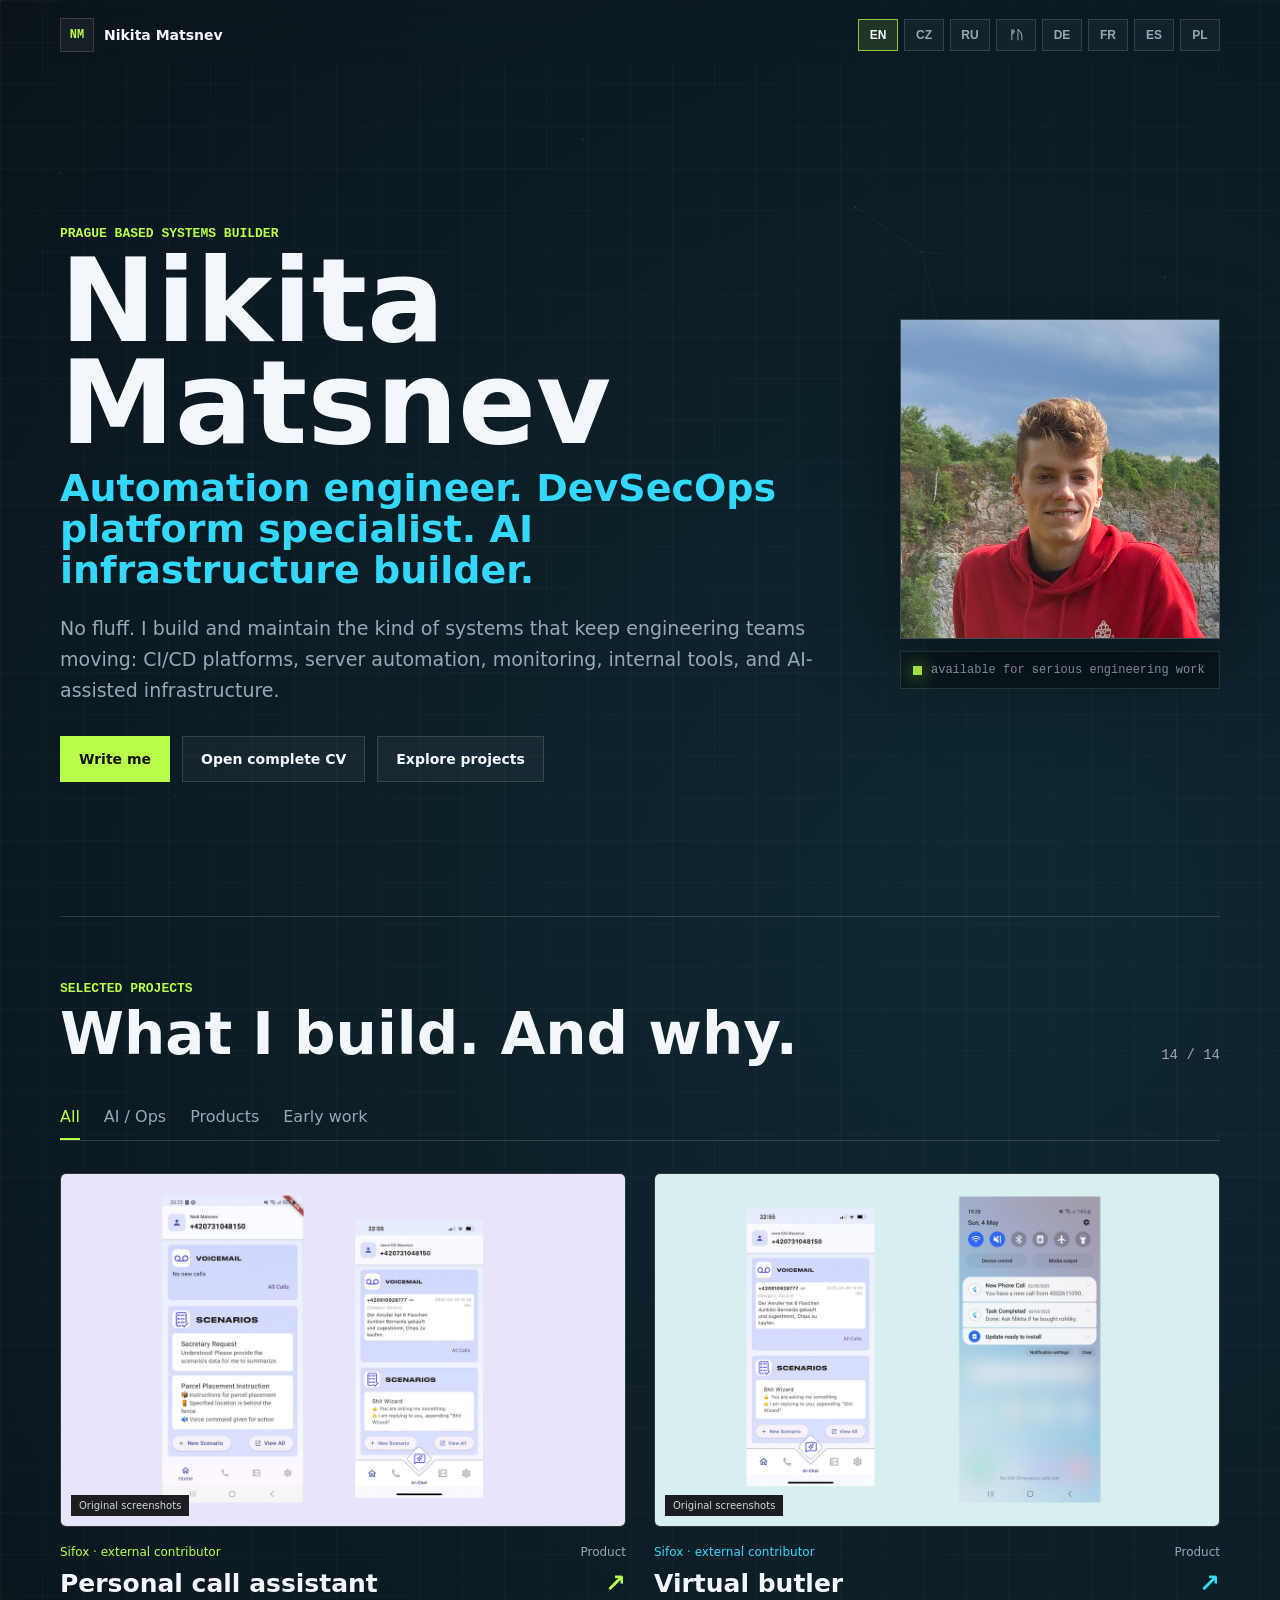
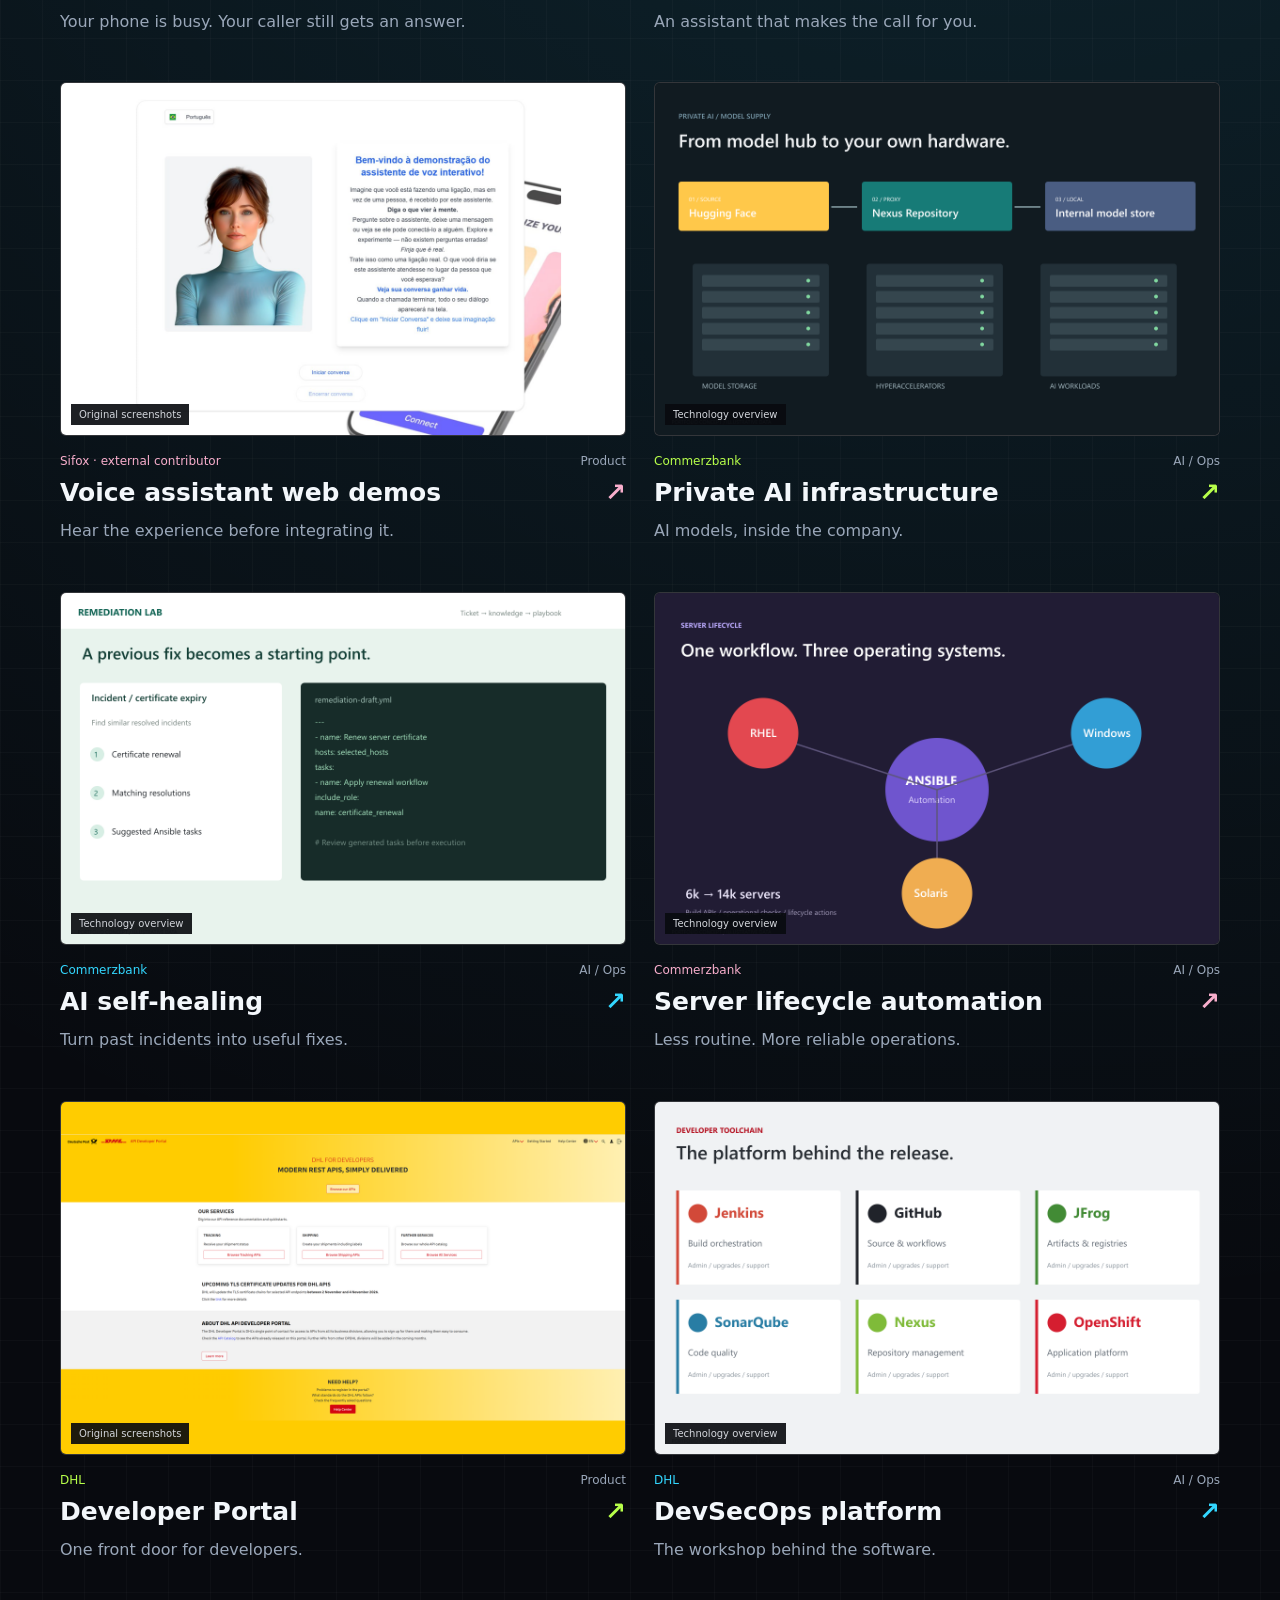
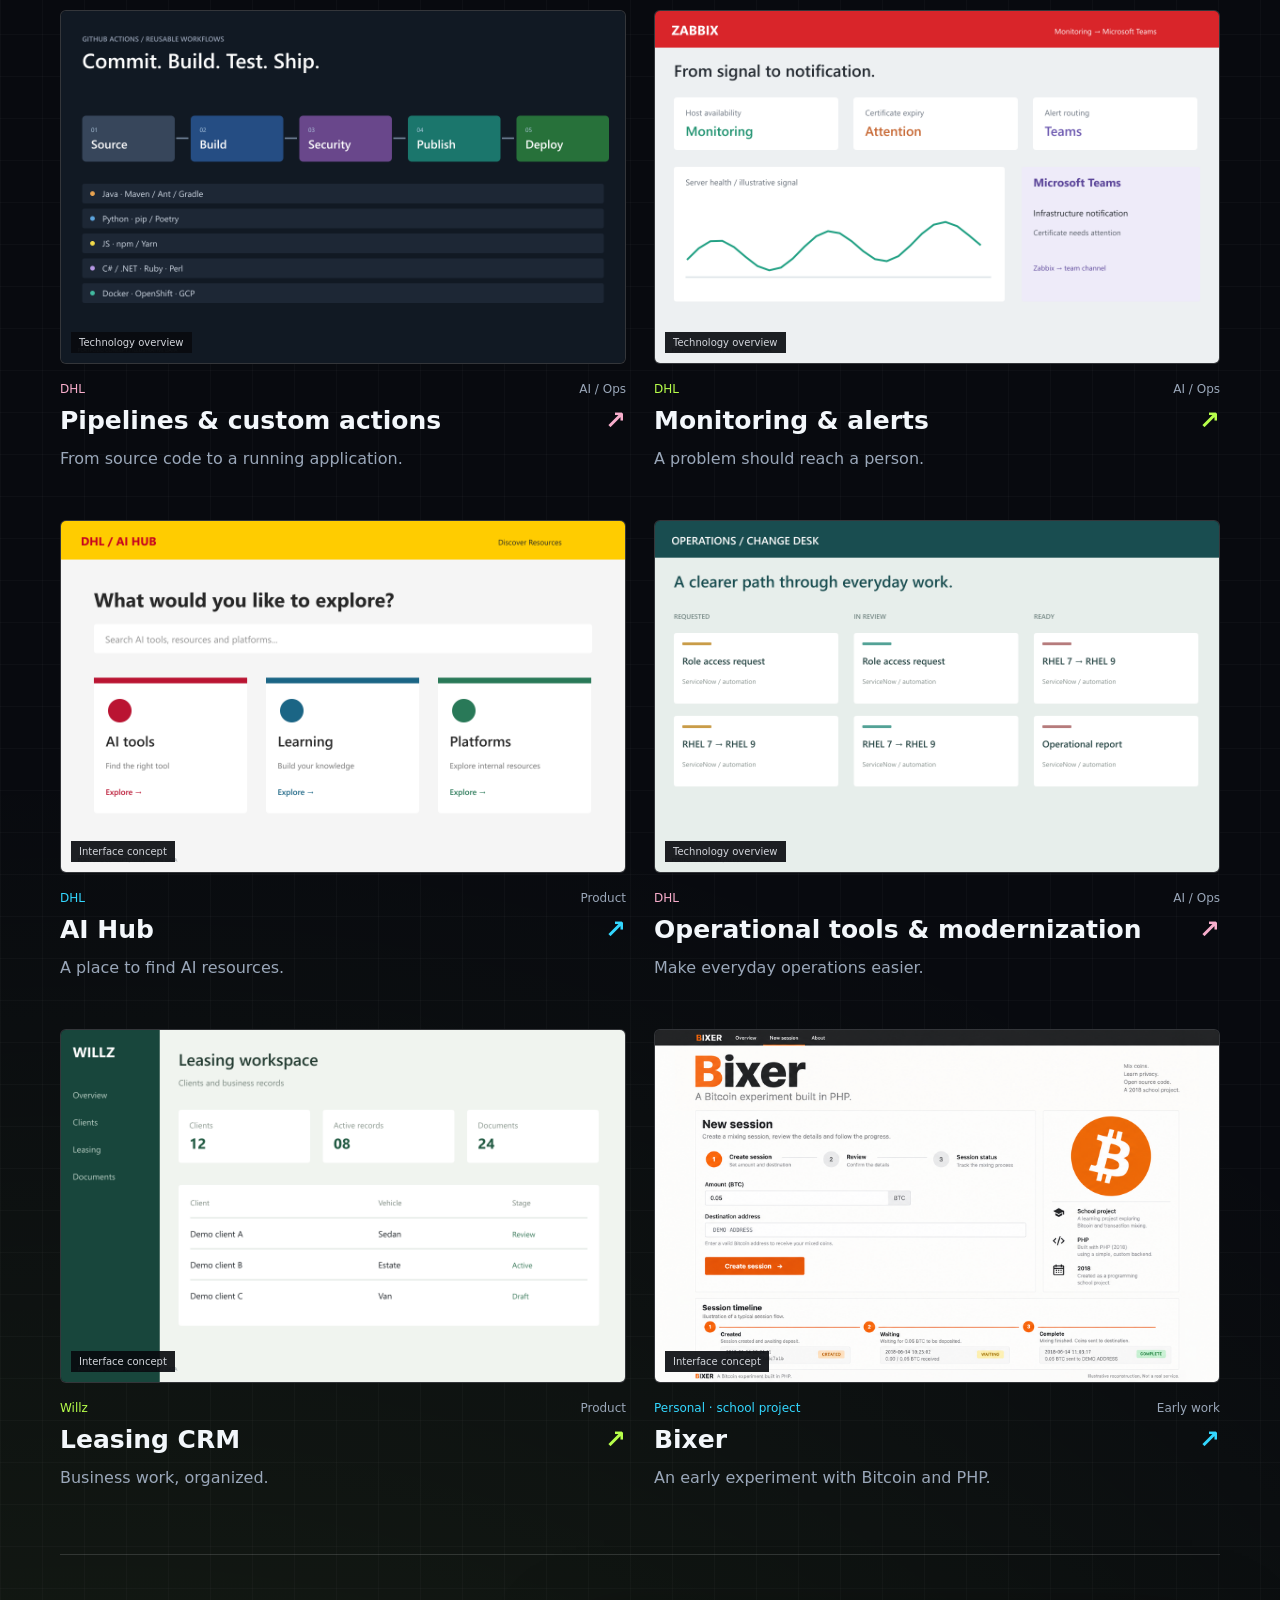
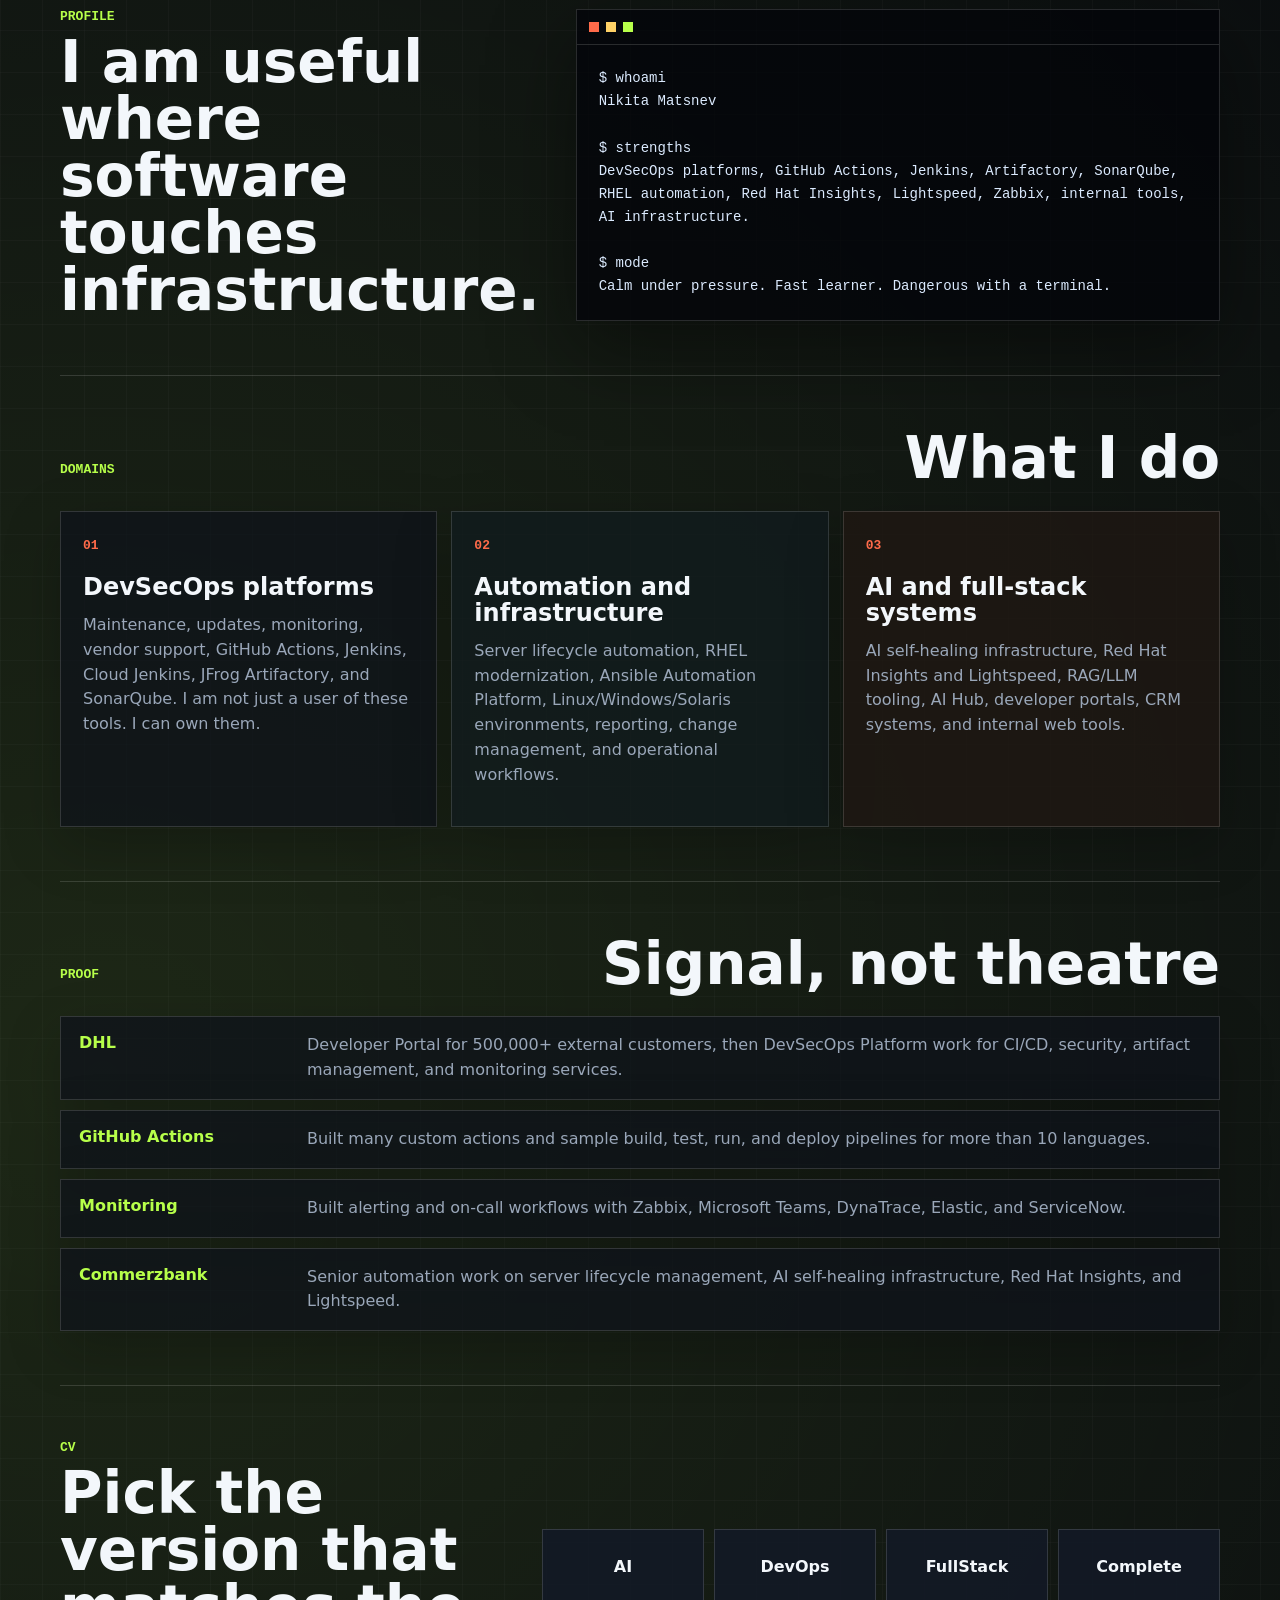
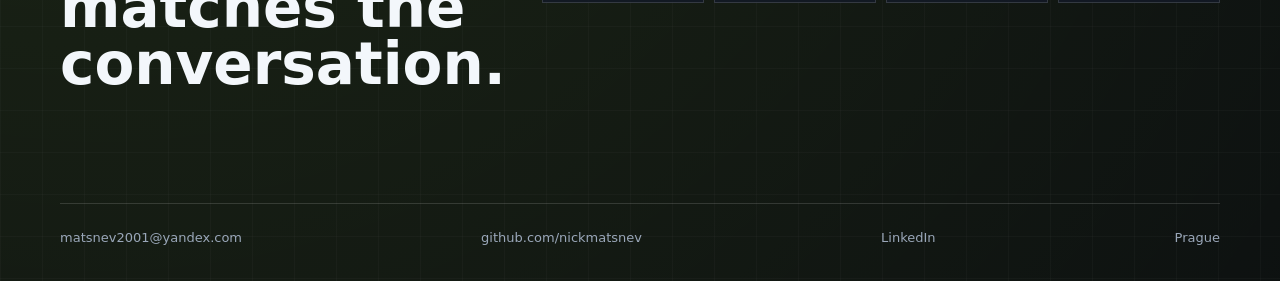
<file: index.html>
<!doctype html>
<html lang="en">
  <head>
    <meta charset="utf-8" />
    <meta name="viewport" content="width=device-width, initial-scale=1" />
    <meta
      name="description"
      content="Nikita Matsnev, automation engineer, DevSecOps platform specialist, AI infrastructure builder."
    />
    <meta name="theme-color" content="#080a0f" />
    <meta property="og:title" content="Nikita Matsnev" />
    <meta
      property="og:description"
      content="Automation, DevSecOps platforms, AI infrastructure, full-stack systems."
    />
    <meta property="og:type" content="website" />
    <meta property="og:image" content="assets/nikita_matsnev_profile.png" />
    <title>Nikita Matsnev</title>
    <link rel="icon" href="assets/nikita_matsnev_profile.png" />
    <link rel="stylesheet" href="styles.css" />
  </head>
  <body>
    <canvas id="signal-canvas" aria-hidden="true"></canvas>

    <header class="topbar" aria-label="Site header">
      <a class="brand" href="#top" aria-label="Nikita Matsnev">
        <span class="brand-mark">NM</span>
        <span>Nikita Matsnev</span>
      </a>
      <nav class="lang-switcher" aria-label="Language">
        <button class="lang is-active" type="button" data-lang="en">EN</button>
        <button class="lang" type="button" data-lang="cs">CZ</button>
        <button class="lang" type="button" data-lang="ru">RU</button>
        <button class="lang rune" type="button" data-lang="fu">ᚠᚢ</button>
        <button class="lang" type="button" data-lang="de">DE</button>
        <button class="lang" type="button" data-lang="fr">FR</button>
        <button class="lang" type="button" data-lang="es">ES</button>
        <button class="lang" type="button" data-lang="pl">PL</button>
      </nav>
    </header>

    <main id="top" class="shell">
      <section class="hero" aria-labelledby="hero-title">
        <div class="hero-copy">
          <p class="eyebrow" data-i18n="eyebrow"></p>
          <h1 id="hero-title" data-i18n="name"></h1>
          <p class="role" data-i18n="role"></p>
          <p class="lead" data-i18n="lead"></p>

          <div class="actions" aria-label="Primary links">
            <a class="button primary" href="mailto:matsnev2001@yandex.com" data-i18n="emailCta"></a>
            <a class="button" href="assets/cv/nikita_matsnev_complete.pdf" data-i18n="cvCta"></a>
          </div>
        </div>

        <aside class="identity" aria-label="Profile">
          <img
            class="portrait"
            src="assets/nikita_matsnev_profile.png"
            alt="Nikita Matsnev"
            width="600"
            height="600"
          />
          <div class="status-line">
            <span class="pulse"></span>
            <span data-i18n="status"></span>
          </div>
        </aside>
      </section>

      <section class="projects-section" id="projects" aria-labelledby="projects-title">
        <div class="section-head"><div><p class="section-kicker" id="projects-kicker">Selected work</p><h2 id="projects-title">Systems. Products. Stories.</h2></div><span class="project-count" id="project-count"></span></div>
        <div class="project-filters" id="project-filters" aria-label="Project categories"></div>
        <div class="project-grid" id="project-grid"></div>
      </section>
      <section class="split" aria-labelledby="system-title">
        <div>
          <p class="section-kicker" data-i18n="systemKicker"></p>
          <h2 id="system-title" data-i18n="systemTitle"></h2>
        </div>
        <div class="terminal" aria-label="Profile summary">
          <div class="terminal-bar">
            <span></span>
            <span></span>
            <span></span>
          </div>
          <pre id="terminal-text"></pre>
        </div>
      </section>

      <section class="grid-section" aria-labelledby="focus-title">
        <div class="section-head">
          <p class="section-kicker" data-i18n="focusKicker"></p>
          <h2 id="focus-title" data-i18n="focusTitle"></h2>
        </div>
        <div class="focus-grid" id="focus-grid"></div>
      </section>

      <section class="proof" aria-labelledby="proof-title">
        <div class="section-head">
          <p class="section-kicker" data-i18n="proofKicker"></p>
          <h2 id="proof-title" data-i18n="proofTitle"></h2>
        </div>
        <div class="proof-list" id="proof-list"></div>
      </section>

      <section class="cv-strip" aria-labelledby="cv-title">
        <div>
          <p class="section-kicker" data-i18n="cvKicker"></p>
          <h2 id="cv-title" data-i18n="cvTitle"></h2>
        </div>
        <div class="cv-links">
          <a href="assets/cv/nikita_matsnev_ai.pdf">AI</a>
          <a href="assets/cv/nikita_matsnev_devops.pdf">DevOps</a>
          <a href="assets/cv/nikita_matsnev_fullstack.pdf">FullStack</a>
          <a href="assets/cv/nikita_matsnev_complete.pdf">Complete</a>
        </div>
      </section>
    </main>

    <footer class="footer">
      <a href="mailto:matsnev2001@yandex.com">matsnev2001@yandex.com</a>
      <a href="https://github.com/nickmatsnev/">github.com/nickmatsnev</a>
      <a href="https://www.linkedin.com/in/nikita-matsnev-947a41202/">LinkedIn</a>
      <span>Prague</span>
    </footer>

    <dialog id="project-dialog" aria-labelledby="project-name"><button class="dialog-close" type="button" aria-label="Close" title="Close">&#215;</button><div id="project-detail"></div></dialog>
    <script src="script.js"></script>
    <script src="projects.js"></script>
  </body>
</html>
</file>
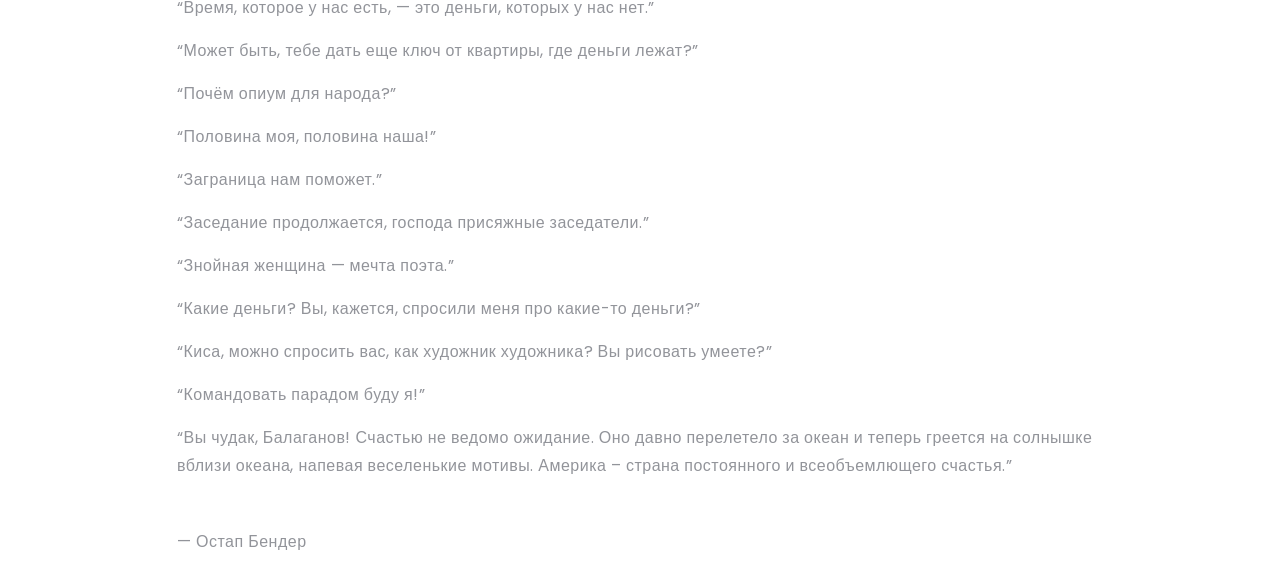
<file: lit.html>
<!doctype html>
<html lang="en">
  <head>
    <meta charset="utf-8">
    <meta name="viewport" content="width=device-width, initial-scale=1, shrink-to-fit=no">
    <title>Literature</title>
    <link rel="stylesheet" href="css/bootstrap.min.css">
    <link rel="stylesheet" href="css/aos.min.css">
    <link rel="stylesheet" href="css/hamburgers/hamburgers.min.css">
    <link rel="stylesheet" href="css/owl.carousel.min.css">
    <link rel="stylesheet" href="fonts/icomoon/style.css">
    <link rel="stylesheet" href="css/animsition.min.css">
    <link rel="stylesheet" type="text/css" href="https://cdnjs.cloudflare.com/ajax/libs/font-awesome/4.7.0/css/font-awesome.min.css">
    <link rel="stylesheet" href="https://cdnjs.cloudflare.com/ajax/libs/font-awesome/4.7.0/css/font-awesome.min.css">
    
    <link rel="shortcut icon" href="/images/os.png" type="image/x-icon" />
    <link rel="stylesheet" href="css/style.css">
  </head>
  <body>
  
  <div class="js-animsition animsition" data-animsition-in-class="fade-in" data-animsition-out-class="fade-out">

      <header class="templateux-navbar navbar-light"  data-aos="fade-down">
          <div class="container-fluid">
            <div class="row">
              <div class="col-sm-3 col-3"><div class="site-logo"><p style="color:aliceblue" >Nick Matsnev</p></div></div>
              <div class="col-sm-9 col-9 text-right">
                <button class="hamburger hamburger--spin toggle-menu ml-auto js-toggle-menu" type="button">
                  <span class="hamburger-box">
                    <span class="hamburger-inner"></span>
                  </span>
                </button>  
    
                <nav class="templateux-menu js-templateux-menu" role="navigation">
                  <ul class="list-unstyled">
                    <li><a href="index.html" style="color:aliceblue" class="animsition-link">Home</a></li>
                    <li><a href="about.html" style="color:aliceblue" class="animsition-link">About</a></li>
                    <li><a href="contact.php"  style="color:aliceblue" class="animsition-link">Contact</a></li>
                  </ul>
                </nav>  
              </div>
            </div>
          </div>
        </header>

    <!-- END templateux-navbar -->
    <section class="templateux-hero"  data-scrollax-parent="true">
      <!-- <div class="cover" data-scrollax="properties: { translateY: '30%' }"><img src="images/hero_2.jpg" /></div> -->

      <div class="container">
        <div class="row align-items-center justify-content-center intro">
          <div class="col-md-10" data-aos="fade-up">
            <h1>Отзыв о произведении "12 стульев" Ильфа и Петрова</h1>

            
            
          </div>
        </div>
      </div>
    </section>
    <!-- END templateux-hero -->
    
    
    <section class="templateux-portfolio-overlap mb-5" id="next">
      <div class="container" data-aos="fade-up">
        <div class="row justify-content-center">

          <h1>Об Ильфе и Петрове</h1>
          <div class="col-md-10">
              <div class="row mb-5">
                  <div class="col-md-6">
                    <p><strong>Ильф</strong> </br></p>
                    <p>Илья́ Арно́льдович Ильф (при рождении Иехи́ел-Лейб Арьевич Фа́йнзильберг; 3 (15) октября 1897, Одесса — 13 апреля 1937, Москва) — русский писатель, драматург и сценарист, фотограф, журналист.

                        Значительная часть художественной прозы была написана Ильфом в соавторстве Евгением Петровым, в том числе романы «Двенадцать стульев» и «Золотой телёнок», книга «Одноэтажная Америка», ряд киносценариев, повести, очерки, водевили. Произведения Ильфа и Петрова были переведены на десятки языков мира, выдержали большое количество переизданий, неоднократно экранизировались и инсценировались.</p>
                  </div>
                  <div class="col-md-6">
                      <p><strong>Петров</strong> </br></p>
                    <p>Евге́ний Петро́в (настоящее имя — Евгений Петрович Катаев; 30 ноября [13 декабря] 1902, Одесса — 2 июля 1942, Ростовская область) — русский писатель, сценарист и драматург, журналист, военный корреспондент. Соавтор Ильи Ильфа, вместе с которым написал романы «Двенадцать стульев», «Золотой телёнок», книгу «Одноэтажная Америка», ряд киносценариев, повести, очерки, водевили.

                        Брат писателя Валентина Катаева. Отец кинооператора Петра Катаева и композитора Ильи Катаева.</p>
                  </div> 
                  <div class="col-md-6">
                      <img src="images/ilf.jpg" alt="Image placeholder">
                    </div>
                    <div class="col-md-6">
                        <img src="images/petrov.jpg" alt="Image placeholder">
                      </div>
                </div>

            <div class="row templateux-section">
              <div class="col-md-12 clearfix mb-5">
                <h2>Главные герои</h2>
              </div>
              <div class="col-md-6 col-lg-4 mb-4">
                <div class="block-38 ">
                  <div class="block-38-img">
                      <img src="images/person_1.jpg" alt="Image placeholder">
                    <div class="block-38-header">
                      <h3 class="block-38-heading">Остап Бендер</h3>
                      <p class="block-38-subheading">Авантюрист, сын турецко-поданного</p>
                    </div>
                    <div class="block-38-body">
                      <p>Судя по всем описаниям, Остап — довольно привлекательный молодой мужчина с интересной внешностью. Он высокий, атлетического телосложения, кожа смугловатого оттенка, глаза голубые (реже — карие или серые), волосы иссиня-чёрные. Несмотря на бедность и незнатное происхождение, Остап весьма умён, сообразителен, смекалист. Обаятелен, нравится женщинам разных возрастов. Обладает прекрасными актёрскими способностями, отменно врёт. Неприхотлив в еде и в жилье — скорее всего, из-за молодости.  </p>
                    </div>
                  </div>
                </div>
              </div>
              <div class="col-md-6 col-lg-4 mb-4">
                <div class="block-38 ">
                  <div class="block-38-img">
                      <img src="images/person_2.jpg" alt="Image placeholder">
                    <div class="block-38-header">
                      <h3 class="block-38-heading">Киса Воробьянинов</h3>
                      <p class="block-38-subheading">Бывший уездный предводитель уездного дворянства</p>
                    </div>
                    <div class="block-38-body">
                      <p>Полное имя героя – Ипполит Матвеевич Воробьянинов. На момент начала повествования ему было 52 года. Совсем непривычный для себя образ жизни бывший предводитель дворянства начал вести после знакомства с авантюристом Остапом Бендером. Киса Воробьянинов получил от него профсоюзную книжку, где значилось: «член союза совторгслужащих». Отныне Воробьянинов представляется Конрадом Михельсоном. По поддельным документам ему 48 лет, он холост, является членом союза с 1921 года.</p>
                    </div>
                  </div>
                </div>
              </div>
              <div class="col-md-6 col-lg-4 mb-4">
                <div class="block-38 ">
                  <div class="block-38-img">
                      <img src="images/person_3.jpg"  alt="Image placeholder">
                    <div class="block-38-header">
                      <h3 class="block-38-heading">Отец Федор</h3>
                      <p class="block-38-subheading">Священник, предприниматель</p>
                    </div>
                    <div class="block-38-body">
                      <p>Претендент на спрятанные сокровища — «конкурирующая организация». Желание обрести сокровища заставляет героя странствовать по городам и противостоять проискам конкурентов. Довольно быстро его поиски уходят по ложному следу, и его линия отделяется от линии главных персонажей. После долгого пребывания на скалах сходит с ума. В первоначальной, полной версии романа «Двенадцать стульев» (1928) приведены подробности из прошлой жизни отца Фёдора и его предпринимательской деятельности, не вошедшие в окончательную редакцию.</p>
                    </div>
                  </div>
                </div>
              </div>
            </div>
          </div>
            <div class="row">
              <div class="col-md-12">
            <p class="mb-5">Роман состоит из трёх частей. В первой, озаглавленной «Старгородский лев», служащий загса уездного города N Ипполит Матвеевич Воробьянинов узнаёт от умирающей тёщи о бриллиантах, спрятанных в одном из стульев гамбсовского гостиного гарнитура. Поиски сокровищ приводят героя в Старгород, где Воробьянинов знакомится с «великим комбинатором» Остапом Бендером, охотно соглашающимся принять участие в «концессии». Туда же направляется их конкурент — священник церкви Фрола и Лавра отец Фёдор Востриков, получивший информацию о драгоценностях во время исповеди мадам Петуховой. 

                Во второй части, названной «В Москве», искатели приключений перемещаются в советскую столицу. Во время аукциона, состоявшегося в музее мебели, выясняется, что накануне Ипполит Матвеевич потратил деньги, предназначенные на приобретение десяти предметов орехового гарнитура. Теперь внимание компаньонов сосредоточено на новых владельцах стульев — инженере Щукине, остроумце Изнуренкове, сотрудниках газеты «Станок», служащих театра Колумба. 
                
                В третьей части («Сокровище мадам Петуховой») Бендер и Воробьянинов отправляются с театром Колумба на тиражном пароходе в рейс по Волге. Погоня за сокровищами сопряжена с трудностями: героев выгоняют с парохода «Скрябин»; они навлекают на себя гнев шахматистов из города Васюки; Ипполит Матвеевич просит милостыню в Пятигорске. Тем временем отец Фёдор движется другим маршрутом; точкой пересечения конкурентов становится Дарьяльское ущелье. </p>
              </div>
            </div>
          </div>
          
        </div>
      </div>
    </section>

    <section class="testimony">
      <div class="container">
        <div class="row justify-content-center">
          <div class="col-md-10">
            <blockquote class="mb-5">
              <p>&ldquo;Время, которое у нас есть, — это деньги, которых у нас нет.&rdquo;</p>
              <p>&ldquo;Может быть, тебе дать еще ключ от квартиры, где деньги лежат?&rdquo;</p>
              <p>&ldquo;Почём опиум для народа?&rdquo;</p>
              <p>&ldquo;Половина моя, половина наша!&rdquo;</p>
              <p>&ldquo;Заграница нам поможет.&rdquo;</p>
              <p>&ldquo;Заседание продолжается, господа присяжные заседатели.&rdquo;</p>
              <p>&ldquo;Знойная женщина — мечта поэта.&rdquo;</p>
              <p>&ldquo;Какие деньги? Вы, кажется, спросили меня про какие-то деньги?&rdquo;</p>
              <p>&ldquo;Киса, можно спросить вас, как художник художника? Вы рисовать умеете?&rdquo;</p>
              <p>&ldquo;Командовать парадом буду я!&rdquo;</p>
              <p>&ldquo;Вы чудак, Балаганов! Счастью не ведомо ожидание. Оно давно перелетело за океан и теперь греется на солнышке вблизи океана, напевая веселенькие мотивы. Америка – страна постоянного и всеобъемлющего счастья.&rdquo;</p>
            </blockquote>
            <p class="author">&mdash; <span>Остап Бендер</span></p>
          </div>
        </div>
      </div>
    </section>

  </div>

  
  <script src="js/scripts-all.js"></script>
  <script src="js/main.js"></script>
  
  </body>
</html>
</file>
<file: styles.css>
:root {
  color-scheme: dark;
  --bg: #080a0f;
  --ink: #f3f7fb;
  --muted: #9aa7b9;
  --line: rgba(255, 255, 255, 0.14);
  --panel: rgba(14, 18, 27, 0.72);
  --panel-strong: rgba(19, 26, 38, 0.88);
  --cyan: #33d7ff;
  --green: #b7ff4a;
  --coral: #ff6b4a;
  --gold: #ffd166;
  --shadow: 0 28px 80px rgba(0, 0, 0, 0.42);
}

.projects-section { padding: 64px 0; border-top: 1px solid var(--line); scroll-margin-top: 100px; }
.project-count { color: var(--muted); font: 14px Consolas, monospace; }
.project-filters { display:flex; flex-wrap:wrap; gap:24px; margin:32px 0; border-bottom:1px solid var(--line); }
.project-filters button { padding:12px 0; border:0; border-bottom:2px solid transparent; background:none; color:var(--muted); font:inherit; cursor:pointer; }
.project-filters button[aria-pressed="true"] { color:var(--green); border-color:var(--green); }
.project-grid { display:grid; grid-template-columns:repeat(2,minmax(0,1fr)); gap:48px 28px; }
.project-tile { min-width:0; display:block; }
.project-image { aspect-ratio:8/5; overflow:hidden; position:relative; border:1px solid var(--line); border-radius:6px; background:#13151a; }
.project-image img { display:block; width:100%; height:100%; object-fit:cover; transition:transform .35s; }
.project-tile:hover img { transform:scale(1.025); }
.project-image > span { position:absolute; bottom:10px; left:10px; padding:5px 8px; background:#080a0fe8; color:#d3d6dc; font-size:10px; }
.project-meta { display:flex; justify-content:space-between; gap:10px; margin:18px 0 10px; color:var(--tile-accent); font-size:12px; }
.project-meta span { color:var(--muted); }
.project-tile h3 { font-size:25px; margin:0 0 10px; line-height:1.2; overflow-wrap:anywhere; }
.project-tile h3 span { float:right; color:var(--tile-accent); }
.project-tile p { font-size:16px; line-height:1.6; color:var(--muted); margin:0; }
#project-dialog { width:min(980px,calc(100% - 28px)); max-height:90vh; padding:0; background:#101215; color:var(--ink); border:1px solid #44484e; border-radius:8px; }
#project-dialog::backdrop { background:#030405d9; backdrop-filter:blur(10px); }
body:has(dialog[open]) { overflow:hidden; }
.dialog-close { position:sticky; float:right; top:12px; margin:12px 12px -54px 0; z-index:2; width:42px; height:42px; border:1px solid #62666b; border-radius:50%; background:#151719; color:white; cursor:pointer; font-size:28px; }
.detail-intro { padding:55px 48px 24px; }
.detail-intro h2 { font-size:40px; line-height:1.15; padding-right:20px; }
.detail-lead { font-size:21px; color:var(--muted); line-height:1.5; margin:20px 0 0; }
.detail-image { width:100%; height:auto; display:block; }
.case-figure { margin:0; min-width:0; background:#f4f5f7; }
.case-figure figcaption { padding:12px 20px; font-size:12px; line-height:1.5; color:#606873; background:#f4f5f7; }
.case-gallery { display:grid; gap:20px; padding:20px; background:#e9edf2; }
.case-gallery.mobile-screens { grid-template-columns:repeat(3,minmax(0,1fr)); align-items:start; }
.case-gallery.mobile-screens .detail-image { width:100%; height:auto; }
.case-figure a { display:block; cursor:zoom-in; }
@media(max-width:600px) { .case-gallery.mobile-screens { grid-template-columns:1fr; } .case-gallery.mobile-screens .case-figure { width:min(100%,340px); margin-inline:auto; } }
.image-note { color:var(--muted); font-size:12px; line-height:1.5; padding:12px 48px; margin:0; }
.detail-story { padding:10px 48px 48px; }
.detail-story section { padding:22px 0; border-bottom:1px solid var(--line); }
.detail-story h3 { font-size:17px; margin:0 0 12px; color:var(--green); }
.detail-story p { margin:0; color:#c7cdd3; line-height:1.8; font-size:17px; }
.tech-list { display:flex; flex-wrap:wrap; gap:10px 20px; color:#c7cdd3; font:13px Consolas,monospace; }
a:focus-visible,button:focus-visible { outline:2px solid var(--cyan); outline-offset:5px; }
@media(min-width:881px) { .hero { min-height:680px; } h1 { font-size:100px; } .role { font-size:30px; } h2 { font-size:46px; } }
@media(max-width:880px) { h2 { font-size:34px; } h1 { font-size:64px; } .role { font-size:26px; } }
@media(max-width:600px) { .project-grid { grid-template-columns:1fr; gap:36px; } .detail-intro { padding:55px 22px 24px; } .detail-intro h2 { font-size:30px; } .detail-story { padding:0 22px 28px; } .image-note { padding:12px 22px; } .project-filters { gap:18px; font-size:13px; } }
@media(prefers-reduced-motion:reduce) { html { scroll-behavior:auto; } .project-image img { transition:none; } #signal-canvas { display:none; } }

* {
  box-sizing: border-box;
}

html {
  scroll-behavior: smooth;
}

body {
  min-height: 100vh;
  margin: 0;
  background:
    linear-gradient(rgba(255, 255, 255, 0.025) 1px, transparent 1px),
    linear-gradient(90deg, rgba(255, 255, 255, 0.025) 1px, transparent 1px),
    radial-gradient(circle at 78% 14%, rgba(51, 215, 255, 0.15), transparent 34%),
    radial-gradient(circle at 8% 88%, rgba(183, 255, 74, 0.12), transparent 32%),
    var(--bg);
  background-size: 42px 42px, 42px 42px, auto, auto, auto;
  color: var(--ink);
  font-family:
    Inter, ui-sans-serif, system-ui, -apple-system, BlinkMacSystemFont, "Segoe UI",
    sans-serif;
  letter-spacing: 0;
  overflow-x: hidden;
}

a {
  color: inherit;
  text-decoration: none;
}

#signal-canvas {
  position: fixed;
  inset: 0;
  z-index: -1;
  opacity: 0.72;
}

.topbar,
.shell,
.footer {
  width: min(1160px, calc(100% - 32px));
  margin-inline: auto;
}

.topbar {
  position: sticky;
  top: 0;
  z-index: 10;
  display: flex;
  align-items: center;
  justify-content: space-between;
  gap: 20px;
  padding: 18px 0 12px;
  backdrop-filter: blur(18px);
}

.brand {
  display: inline-flex;
  align-items: center;
  gap: 10px;
  color: var(--ink);
  font-size: 14px;
  font-weight: 800;
}

.brand-mark {
  display: grid;
  width: 34px;
  height: 34px;
  place-items: center;
  border: 1px solid var(--line);
  background: rgba(255, 255, 255, 0.05);
  color: var(--green);
  font-family: ui-monospace, SFMono-Regular, Consolas, monospace;
  font-size: 12px;
}

.lang-switcher {
  display: flex;
  flex-wrap: wrap;
  justify-content: flex-end;
  gap: 6px;
}

.lang {
  min-width: 40px;
  height: 32px;
  border: 1px solid var(--line);
  border-radius: 0;
  background: rgba(255, 255, 255, 0.035);
  color: var(--muted);
  cursor: pointer;
  font-size: 12px;
  font-weight: 800;
}

.lang:hover,
.lang.is-active {
  border-color: rgba(183, 255, 74, 0.72);
  background: rgba(183, 255, 74, 0.12);
  color: var(--ink);
}

.rune {
  font-family: "Segoe UI Historic", "Noto Sans Runic", serif;
}

.shell {
  padding: 74px 0 56px;
}

.hero {
  display: grid;
  grid-template-columns: minmax(0, 1fr) 330px;
  gap: 54px;
  align-items: center;
  min-height: calc(100vh - 122px);
  padding-bottom: 46px;
}

.eyebrow,
.section-kicker {
  margin: 0 0 10px;
  color: var(--green);
  font-family: ui-monospace, SFMono-Regular, Consolas, monospace;
  font-size: 13px;
  font-weight: 800;
  text-transform: uppercase;
}

h1,
h2,
p {
  margin-top: 0;
}

h1 {
  max-width: 820px;
  margin-bottom: 14px;
  font-size: clamp(56px, 9vw, 122px);
  line-height: 0.88;
  font-weight: 900;
  letter-spacing: 0;
}

.role {
  max-width: 760px;
  margin-bottom: 22px;
  color: var(--cyan);
  font-size: clamp(22px, 3vw, 38px);
  line-height: 1.08;
  font-weight: 850;
}

.lead {
  max-width: 790px;
  color: var(--muted);
  font-size: 19px;
  line-height: 1.62;
}

.actions {
  display: flex;
  flex-wrap: wrap;
  gap: 12px;
  margin-top: 30px;
}

.button {
  display: inline-flex;
  align-items: center;
  justify-content: center;
  min-height: 46px;
  padding: 0 18px;
  border: 1px solid var(--line);
  background: rgba(255, 255, 255, 0.045);
  color: var(--ink);
  font-size: 14px;
  font-weight: 850;
}

.button:hover {
  border-color: var(--cyan);
  color: var(--cyan);
}

.button.primary {
  border-color: rgba(183, 255, 74, 0.78);
  background: var(--green);
  color: #11170c;
}

.identity {
  justify-self: end;
  width: min(100%, 320px);
}

.portrait {
  display: block;
  width: 100%;
  height: auto;
  aspect-ratio: 1;
  object-fit: cover;
  border: 1px solid rgba(255, 255, 255, 0.2);
  box-shadow: var(--shadow);
  filter: saturate(1.05) contrast(1.04);
}

.status-line {
  display: flex;
  align-items: center;
  gap: 9px;
  margin-top: 12px;
  padding: 11px 12px;
  border: 1px solid var(--line);
  background: rgba(0, 0, 0, 0.34);
  color: var(--muted);
  font-family: ui-monospace, SFMono-Regular, Consolas, monospace;
  font-size: 12px;
}

.pulse {
  width: 9px;
  height: 9px;
  background: var(--green);
  box-shadow: 0 0 18px rgba(183, 255, 74, 0.9);
}

.split {
  display: grid;
  grid-template-columns: 0.82fr 1.18fr;
  gap: 36px;
  align-items: start;
  padding: 54px 0;
  border-top: 1px solid var(--line);
}

h2 {
  margin-bottom: 0;
  font-size: clamp(32px, 5vw, 58px);
  line-height: 0.98;
  font-weight: 900;
}

.terminal {
  border: 1px solid var(--line);
  background: rgba(3, 5, 10, 0.78);
  box-shadow: var(--shadow);
}

.terminal-bar {
  display: flex;
  gap: 7px;
  padding: 12px;
  border-bottom: 1px solid var(--line);
}

.terminal-bar span {
  width: 10px;
  height: 10px;
  background: var(--coral);
}

.terminal-bar span:nth-child(2) {
  background: var(--gold);
}

.terminal-bar span:nth-child(3) {
  background: var(--green);
}

pre {
  min-height: 220px;
  margin: 0;
  padding: 22px;
  white-space: pre-wrap;
  color: #dbeafe;
  font-family: ui-monospace, SFMono-Regular, Consolas, monospace;
  font-size: 14px;
  line-height: 1.65;
}

.grid-section,
.proof,
.cv-strip {
  padding: 54px 0;
  border-top: 1px solid var(--line);
}

.section-head {
  display: flex;
  align-items: end;
  justify-content: space-between;
  gap: 28px;
  margin-bottom: 24px;
}

.focus-grid {
  display: grid;
  grid-template-columns: repeat(3, minmax(0, 1fr));
  gap: 14px;
}

.focus-item,
.proof-item {
  border: 1px solid var(--line);
  background: var(--panel);
  box-shadow: 0 18px 54px rgba(0, 0, 0, 0.22);
}

.focus-item {
  min-height: 220px;
  padding: 22px;
}

.focus-item:nth-child(2) {
  background: rgba(17, 28, 30, 0.78);
}

.focus-item:nth-child(3) {
  background: rgba(31, 24, 19, 0.78);
}

.index {
  color: var(--coral);
  font-family: ui-monospace, SFMono-Regular, Consolas, monospace;
  font-size: 13px;
  font-weight: 900;
}

.focus-item h3 {
  margin: 22px 0 12px;
  font-size: 24px;
  line-height: 1.08;
}

.focus-item p,
.proof-item p {
  color: var(--muted);
  line-height: 1.55;
}

.proof-list {
  display: grid;
  gap: 10px;
}

.proof-item {
  display: grid;
  grid-template-columns: 210px minmax(0, 1fr);
  gap: 18px;
  padding: 16px 18px;
}

.proof-item strong {
  color: var(--green);
}

.proof-item p {
  margin-bottom: 0;
}

.cv-strip {
  display: grid;
  grid-template-columns: minmax(0, 0.8fr) minmax(0, 1.2fr);
  gap: 30px;
  align-items: center;
}

.cv-links {
  display: grid;
  grid-template-columns: repeat(4, minmax(0, 1fr));
  gap: 10px;
}

.cv-links a {
  display: flex;
  min-height: 74px;
  align-items: center;
  justify-content: center;
  border: 1px solid var(--line);
  background: var(--panel-strong);
  color: var(--ink);
  font-weight: 900;
}

.cv-links a:hover {
  border-color: var(--green);
  color: var(--green);
}

.footer {
  display: flex;
  flex-wrap: wrap;
  gap: 16px;
  justify-content: space-between;
  padding: 26px 0 36px;
  border-top: 1px solid var(--line);
  color: var(--muted);
  font-size: 13px;
}

.footer a:hover {
  color: var(--cyan);
}

@media (max-width: 880px) {
  .topbar {
    align-items: flex-start;
    flex-direction: column;
  }

  .lang-switcher {
    justify-content: flex-start;
  }

  .shell {
    padding-top: 36px;
  }

  .hero,
  .split,
  .cv-strip {
    grid-template-columns: 1fr;
  }

  .hero {
    gap: 30px;
    min-height: auto;
  }

  .identity {
    justify-self: start;
    width: min(72vw, 300px);
  }

  .focus-grid,
  .cv-links {
    grid-template-columns: 1fr;
  }

  .section-head {
    align-items: flex-start;
    flex-direction: column;
    gap: 8px;
  }

  .proof-item {
    grid-template-columns: 1fr;
    gap: 4px;
  }
}

@media (max-width: 520px) {
  .topbar,
  .shell,
  .footer {
    width: min(100% - 22px, 1160px);
  }

  h1 {
    font-size: 52px;
  }

  .role {
    font-size: 22px;
  }

  .lead {
    font-size: 16px;
  }

  .button {
    width: 100%;
  }
}
</file>
<file: fonts/icomoon/style.css>
@font-face {
  font-family: 'icomoon';
  src:  url('fonts/icomoon.eot?f194zt');
  src:  url('fonts/icomoon.eot?f194zt#iefix') format('embedded-opentype'),
    url('fonts/icomoon.ttf?f194zt') format('truetype'),
    url('fonts/icomoon.woff?f194zt') format('woff'),
    url('fonts/icomoon.svg?f194zt#icomoon') format('svg');
  font-weight: normal;
  font-style: normal;
}

[class^="icon-"], [class*=" icon-"] {
  /* use !important to prevent issues with browser extensions that change fonts */
  font-family: 'icomoon' !important;
  speak: none;
  font-style: normal;
  font-weight: normal;
  font-variant: normal;
  text-transform: none;
  line-height: 1;

  /* Better Font Rendering =========== */
  -webkit-font-smoothing: antialiased;
  -moz-osx-font-smoothing: grayscale;
}

.icon-anchor:before {
  content: "\e909";
}
.icon-aperture:before {
  content: "\e90a";
}
.icon-at-sign:before {
  content: "\e913";
}
.icon-camera:before {
  content: "\e922";
}
.icon-command:before {
  content: "\e93b";
}
.icon-feather:before {
  content: "\e981";
}
.icon-layers2:before {
  content: "\e998";
}
.icon-mail:before {
  content: "\e9a2";
}
.icon-map2:before {
  content: "\e9a3";
}
.icon-map-pin:before {
  content: "\e9a4";
}
.icon-monitor:before {
  content: "\e9b1";
}
.icon-package:before {
  content: "\e9ba";
}
.icon-phone2:before {
  content: "\e9bf";
}
.icon-power2:before {
  content: "\e9cd";
}
.icon-search:before {
  content: "\e9d8";
}
.icon-settings:before {
  content: "\e9da";
}
.icon-shopping-cart:before {
  content: "\e9de";
}
.icon-video:before {
  content: "\ea09";
}
.icon-twitter2:before {
  content: "\f099";
}
.icon-facebook2:before {
  content: "\f09a";
}
.icon-facebook-f:before {
  content: "\f09a";
}
.icon-linkedin2:before {
  content: "\f0e1";
}
.icon-apple:before {
  content: "\f179";
}
.icon-dribbble2:before {
  content: "\f17d";
}
.icon-skype2:before {
  content: "\f17e";
}
.icon-google2:before {
  content: "\f1a0";
}

.icon-heart:before{
  content:"\f004";
}
</file>
<file: css/style.css>
/*
Items Name : GesApp
Author : Ngetemplates
---------------------------------*/
/* ------------------------------
  Import Google Web Font
---------------------------------*/
@import url("https://fonts.googleapis.com/css?family=Poppins:400,500,600,700,800,900");
/* ------------------------------
  General
---------------------------------*/
body {
  margin: 0;
  padding: 0;
  font-size: 16px;
  font-family: 'Poppins', sans-serif;
  background: #ffffff;
  color: #92949a;
}

h1,
h2,
h3,
h4,
h5,
h6 {
  font-family: 'Poppins', sans-serif;
  padding: 0;
  margin: 0;
  color: #0a0a0a;
}

h1 {
  font-size: 52px;
  line-height: 66px;
  font-weight: 600;
  position: relative;
  color: #ffffff;
}

h2 {
  font-size: 40px;
  font-weight: 600;
  line-height: 50px;
}

h3 {
  font-size: 24px;
}

h4 {
  font-size: 22px;
}

h5 {
  font-size: 19px;
  font-weight: 500;
  line-height: 46px;
  font-family: 'Roboto', sans-serif;
}

h6 {
  font-size: 18px;
}

a {
  text-decoration: none;
  color: #464646;
}

a:hover {
  color: #bbb;
}

p {
  margin: 5px 0 15px;
  line-height: 28px;
  letter-spacing: 0.5px;
}

ul {
  padding: 0;
  margin: 0;
}
ul li {
  list-style: none;
}

img {
  width: 100%;
}

/* ------------------------------
  loader
---------------------------------*/
.loader {
  position: fixed;
  top: 0;
  left: 0;
  width: 100%;
  height: 100%;
  z-index: 9999;
  background-color: #f5f5f5;
}

.loader .loading {
  position: absolute;
  left: 50%;
  top: 50%;
  transform: translate(-50%, -50%);
}

.loader .loading .aloader {
  background: #f5f5f5;
  color: #4267B2;
}

/* ------------------------------
  button
---------------------------------*/
.button {
  padding: 12px 20px;
  background: #ffffff;
  color: #0a0a0a;
  font-size: 14px;
  letter-spacing: 1px;
  border-radius: 3px;
  border: 1px solid transparent;
  transition: 0.2s;
}

.btn-second {
  background: #0a0a0a;
  color: #ffffff;
}

.button:hover {
  background: #4267B2;
  color: #ffffff;
  border-color: #ffffff;
}

/* ------------------------------
  navbar
---------------------------------*/
.navbar {
  background: #4267B2;
  padding: 25px 0;
  position: fixed;
  width: 100%;
  z-index: 99;
  text-align: center;
}
.navbar .navbar-brand img {
  height: 42px;
  width: auto;
}
.navbar .navbar-brand:hover {
  color: #0a0a0a;
}
.navbar .navbar-toggler {
  padding: 0;
}
.navbar .navbar-toggler i {
  font-size: 32px;
  color: #fff;
}
.navbar .navbar-toggler:focus {
  box-shadow: none;
}
.navbar .navbar-collapse {
  position: relative;
  left: -18px;
  width: 40%;
  flex-grow: 0;
}
.navbar .navbar-nav li {
  padding: 0 10px;
}
.navbar .navbar-nav li a {
  color: #ffffff;
}
.navbar .navbar-nav li a:hover {
  color: #f5ad2c;
}
.navbar .navbar-nav li .button {
  color: #fff;
  margin-top: -3px;
  display: inline-block;
  margin-right: -15px;
}
.navbar .button-navbar {
  width: 40%;
  float: right;
  text-align: right;
}
.navbar .button-navbar li {
  display: inline-block;
  margin-left: 15px;
}
.navbar .button-navbar li i {
  font-size: 20px;
  margin-right: 8px;
  position: relative;
  top: 3px;
}

.navbar .navbar-text {
  font-size: 24px; /* Adjust the size as needed */
  font-weight: bold; /* Adjust the weight as needed */
  color: #ffffff; /* Set to white to match the navbar */
  display: inline-block;
  padding: 0 10px;
  text-transform: uppercase; /* Optional: Makes the text uppercase */
  font-family: 'Roboto', sans-serif; /* Ensure this matches the logo font */
}

.navbar-fixed {
  box-shadow: 0 2px 2px 0 rgba(0, 0, 0, 0), 0 1px 5px 0 rgba(0, 0, 0, 0.12), 0 3px 1px -2px rgba(0, 0, 0, 0);
}

/* ------------------------------
 	section-title
---------------------------------*/
.title h5 {
  color: #4267B2;
  margin-bottom: 10px;
}
.title h2 {
  margin-bottom: 50px;
}

/* ------------------------------
  intro
---------------------------------*/
.intro {
  background: #4267B2;
  padding: 175px 0 310px;
  text-align: center;
}
.intro p {
  color: #ffffff;
  margin-top: 25px;
  padding: 0 25%;
}

.intro-image {
  padding: 0 16%;
  margin: -215px 0 0 0;
}
.intro-image img {
  padding: 0 5px;
}

/* ------------------------------
  counter
---------------------------------*/
.counter {
  text-align: center;
  padding: 80px 0;
}
.counter h1 {
  color: #0a0a0a;
}
.counter p {
  color: #0a0a0a;
  font-size: 18px;
  font-weight: 500;
}

/* ------------------------------
  features
---------------------------------*/
.features .content:first-child {
  margin-top: 65px;
}
.features .content {
  position: relative;
  margin: 20px 0;
}
.features .content .icon {
  float: left;
  margin-right: 28px;
}
.features .content .icon i {
  font-size: 30px;
  color: #4267B2;
  margin-top: 35px;
}
.features .content .text {
  overflow: hidden;
}
.features .content-image {
  background: url(../img/bgbox.png) right top no-repeat;
  background-size: 245px;
  text-align: right;
  padding-top: 45px;
  padding-right: 45px;
}
.features .content-image img {
  width: 80%;
}

.features02 {
  padding: 100px 0;
}
.features02 .content-image {
  background: url(../img/bgbox.png) left top no-repeat;
  background-size: 245px;
  text-align: left;
  padding-top: 45px;
  padding-left: 45px;
}
.features02 .content-image img {
  width: 80%;
}
.features02 h2 {
  margin-top: 60px;
}
.features02 .row .row {
  padding-top: 45px;
}
.features02 .content i {
  font-size: 30px;
  color: #4267B2;
}

/* ------------------------------
  download
---------------------------------*/
.download {
  background: #4267B2;
  height: 426px;
  color: #ffffff;
}
.download h2 {
  padding-top: 100px;
  color: #ffffff;
  margin-bottom: 20px;
}
.download ul {
  margin-top: 20px;
}
.download ul li {
  display: inline-block;
  margin-right: 15px;
}
.download ul li i {
  font-size: 20px;
  margin-right: 8px;
  position: relative;
  top: 3px;
}
.download .image1 {
  position: relative;
  top: -38px;
  padding-left: 10px;
}
.download .image2 {
  position: relative;
  bottom: -65px;
  padding-left: 10px;
}

/* ------------------------------
  faq	
---------------------------------*/
.faq {
  padding: 160px 0 100px;
}
.faq h2 {
  text-align: center;
}
.faq .top-row {
  margin-top: 30px;
}

/* ------------------------------
  cta
---------------------------------*/
.cta .content {
  padding: 30px 40px 15px;
  color: #fff;
  background: #4267B2;
  border-radius: 15px;
}
.cta .content h2 {
  color: #fff;
  margin-bottom: 20px;
}
.cta .entry {
  text-align: right;
}

/* ------------------------------
  clients
---------------------------------*/
.clients {
  padding-top: 100px;
  padding-bottom: 100px;
}
.clients h2 {
  margin-bottom: 20px;
}
.clients .content {
  border: 1px solid #ddd;
  padding: 30px 40px;
  margin-left: 10px;
  border-radius: 5px;
}
.clients .row-top {
  margin-bottom: 35px;
}

/* ------------------------------
  footer
---------------------------------*/
footer {
  background: #0a0a0a;
  color: #fff;
  padding: 100px 0 80px;
}
footer img {
  height: 42px;
  width: auto;
  margin-bottom: 20px;
}
footer h2 {
  color: #fff;
}
footer h6 {
  color: #fff;
}
footer ul {
  margin-top: 20px;
}
footer ul li {
  padding: 6px 0;
}
footer ul li i {
  color: #4267B2;
  margin-right: 15px;
}
footer ul li a {
  color: #fff;
}

.footer-logo {
    width: 150px; /* Adjust the width to fit the green frame */
    height: auto; /* Maintain the aspect ratio */
    display: block;
    margin: 0 auto 20px; /* Center the logo and add some margin below */
}

@media (min-width: 768px) {
    .footer-logo {
        width: 200px; /* Increase the size for larger screens if necessary */
    }
}

.footer-cp {
  background: #0a0a0a;
  color: #fff;
  padding-bottom: 30px;
}
.footer-cp ul {
  text-align: right;
}
.footer-cp ul li {
  margin-left: 20px;
  display: inline-block;
}
.footer-cp ul li a {
  color: #fff;
}

/* ------------------------------
  responsive
---------------------------------*/
@media (max-width: 768px) {
  .navbar .button-navbar {
    width: 50%;
  }

  .navbar .navbar-collapse {
    position: absolute;
    top: 100px;
    background: #4267B2;
    width: 100%;
    right: 0;
    padding: 0 30px 30px;
    text-align: left;
    left: 0;
  }

  .navbar .navbar-toggler {
    padding: 0;
    right: -62px;
    position: relative;
  }

  .intro-image {
    padding: 0 8%;
  }

  .download ul li {
    margin-right: 6px;
  }
}
@media (max-width: 576px) {
  .container {
    padding: 0 20px;
  }

  .intro p {
    padding: 0 15px;
  }

  h1 {
    font-size: 36px;
    line-height: 48px;
  }

  .navbar .button-navbar {
    width: 0;
    display: none;
  }

  .navbar .navbar-toggler {
    right: 0;
  }

  .intro-image img {
    padding: 0 50px;
  }

  .m-none {
    display: none;
  }

  .download .col-second {
    margin-top: 115px;
  }

  .faq {
    margin-top: 500px;
  }

  .cta .entry {
    text-align: left;
    margin-top: 20px;
    margin-bottom: 30px;
  }

  footer ul {
    margin-bottom: 40px;
  }

  .footer-cp ul {
    text-align: left;
    margin-top: 10px;
  }
  .footer-cp ul li {
    margin-left: 0;
    margin-right: 20px;
  }

  footer {
    padding: 100px 0 0 0;
  }
}
@media (max-width: 360px) {
  .container {
    padding-left: 20px;
    padding-right: 20px;
  }

  .intro-image img {
    padding: 0;
  }

  .download ul li {
    padding-top: 12px;
  }

  .faq {
    margin-top: 400px;
  }
}

/* ------------------------------
  Responsive Images
---------------------------------*/
.image-container {
    display: flex;
    flex-wrap: wrap;
    justify-content: space-around;
    gap: 20px;
}

.image-container img {
    max-width: 100%;
    height: auto;
    flex: 1 1 30%; /* Adjust the 30% value to control the width of the images */
    box-shadow: 0 4px 8px rgba(0,0,0,0.1);
    border-radius: 8px;
}

/* Optional: Add media queries for further control over responsiveness */
@media (max-width: 768px) {
    .image-container img {
        flex: 1 1 45%; /* Adjust for smaller screens */
    }
}

@media (max-width: 480px) {
    .image-container img {
        flex: 1 1 100%; /* Full width on very small screens */
    }
}
</file>
<file: css/hamburgers/hamburgers.min.css>
/*!
 * Hamburgers
 * @description Tasty CSS-animated hamburgers
 * @author Jonathan Suh @jonsuh
 * @site https://jonsuh.com/hamburgers
 * @link https://github.com/jonsuh/hamburgers
 */.hamburger{padding:15px 0px;display:inline-block;cursor:pointer;-webkit-transition-property:opacity, -webkit-filter;transition-property:opacity, -webkit-filter;-o-transition-property:opacity, filter;transition-property:opacity, filter;transition-property:opacity, filter, -webkit-filter;-webkit-transition-duration:0.15s;-o-transition-duration:0.15s;transition-duration:0.15s;-webkit-transition-timing-function:linear;-o-transition-timing-function:linear;transition-timing-function:linear;font:inherit;color:inherit;text-transform:none;background-color:transparent;border:0;margin:0;overflow:visible}.hamburger:hover{opacity:0.7}.hamburger-box{width:25px;height:21px;display:inline-block;position:relative}.hamburger-inner{display:block;top:50%;margin-top:-1.5px}.hamburger-inner,.hamburger-inner:after,.hamburger-inner:before{width:25px;height:3px;background-color:#000;border-radius:4px;position:absolute;-webkit-transition-property:-webkit-transform;transition-property:-webkit-transform;-o-transition-property:transform;transition-property:transform;transition-property:transform, -webkit-transform;-webkit-transition-duration:0.15s;-o-transition-duration:0.15s;transition-duration:0.15s;-webkit-transition-timing-function:ease;-o-transition-timing-function:ease;transition-timing-function:ease}.hamburger-inner:after,.hamburger-inner:before{content:"";display:block}.hamburger-inner:before{top:-9px}.hamburger-inner:after{bottom:-9px}.hamburger--spin .hamburger-inner{-webkit-transition-duration:0.22s;-o-transition-duration:0.22s;transition-duration:0.22s;-webkit-transition-timing-function:cubic-bezier(0.55, 0.055, 0.675, 0.19);-o-transition-timing-function:cubic-bezier(0.55, 0.055, 0.675, 0.19);transition-timing-function:cubic-bezier(0.55, 0.055, 0.675, 0.19)}.hamburger--spin .hamburger-inner:before{-webkit-transition:top 0.1s 0.25s ease-in, opacity 0.1s ease-in;-o-transition:top 0.1s 0.25s ease-in, opacity 0.1s ease-in;transition:top 0.1s 0.25s ease-in, opacity 0.1s ease-in}.hamburger--spin .hamburger-inner:after{-webkit-transition:bottom 0.1s 0.25s ease-in, -webkit-transform 0.22s cubic-bezier(0.55, 0.055, 0.675, 0.19);transition:bottom 0.1s 0.25s ease-in, -webkit-transform 0.22s cubic-bezier(0.55, 0.055, 0.675, 0.19);-o-transition:bottom 0.1s 0.25s ease-in, transform 0.22s cubic-bezier(0.55, 0.055, 0.675, 0.19);transition:bottom 0.1s 0.25s ease-in, transform 0.22s cubic-bezier(0.55, 0.055, 0.675, 0.19);transition:bottom 0.1s 0.25s ease-in, transform 0.22s cubic-bezier(0.55, 0.055, 0.675, 0.19), -webkit-transform 0.22s cubic-bezier(0.55, 0.055, 0.675, 0.19)}.hamburger--spin.is-active .hamburger-inner{-webkit-transform:rotate(225deg);-ms-transform:rotate(225deg);transform:rotate(225deg);-webkit-transition-delay:0.12s;-o-transition-delay:0.12s;transition-delay:0.12s;-webkit-transition-timing-function:cubic-bezier(0.215, 0.61, 0.355, 1);-o-transition-timing-function:cubic-bezier(0.215, 0.61, 0.355, 1);transition-timing-function:cubic-bezier(0.215, 0.61, 0.355, 1)}.hamburger--spin.is-active .hamburger-inner:before{top:0;opacity:0;-webkit-transition:top 0.1s ease-out, opacity 0.1s 0.12s ease-out;-o-transition:top 0.1s ease-out, opacity 0.1s 0.12s ease-out;transition:top 0.1s ease-out, opacity 0.1s 0.12s ease-out}.hamburger--spin.is-active .hamburger-inner:after{bottom:0;-webkit-transform:rotate(-90deg);-ms-transform:rotate(-90deg);transform:rotate(-90deg);-webkit-transition:bottom 0.1s ease-out, -webkit-transform 0.22s 0.12s cubic-bezier(0.215, 0.61, 0.355, 1);transition:bottom 0.1s ease-out, -webkit-transform 0.22s 0.12s cubic-bezier(0.215, 0.61, 0.355, 1);-o-transition:bottom 0.1s ease-out, transform 0.22s 0.12s cubic-bezier(0.215, 0.61, 0.355, 1);transition:bottom 0.1s ease-out, transform 0.22s 0.12s cubic-bezier(0.215, 0.61, 0.355, 1);transition:bottom 0.1s ease-out, transform 0.22s 0.12s cubic-bezier(0.215, 0.61, 0.355, 1), -webkit-transform 0.22s 0.12s cubic-bezier(0.215, 0.61, 0.355, 1)}
</file>
